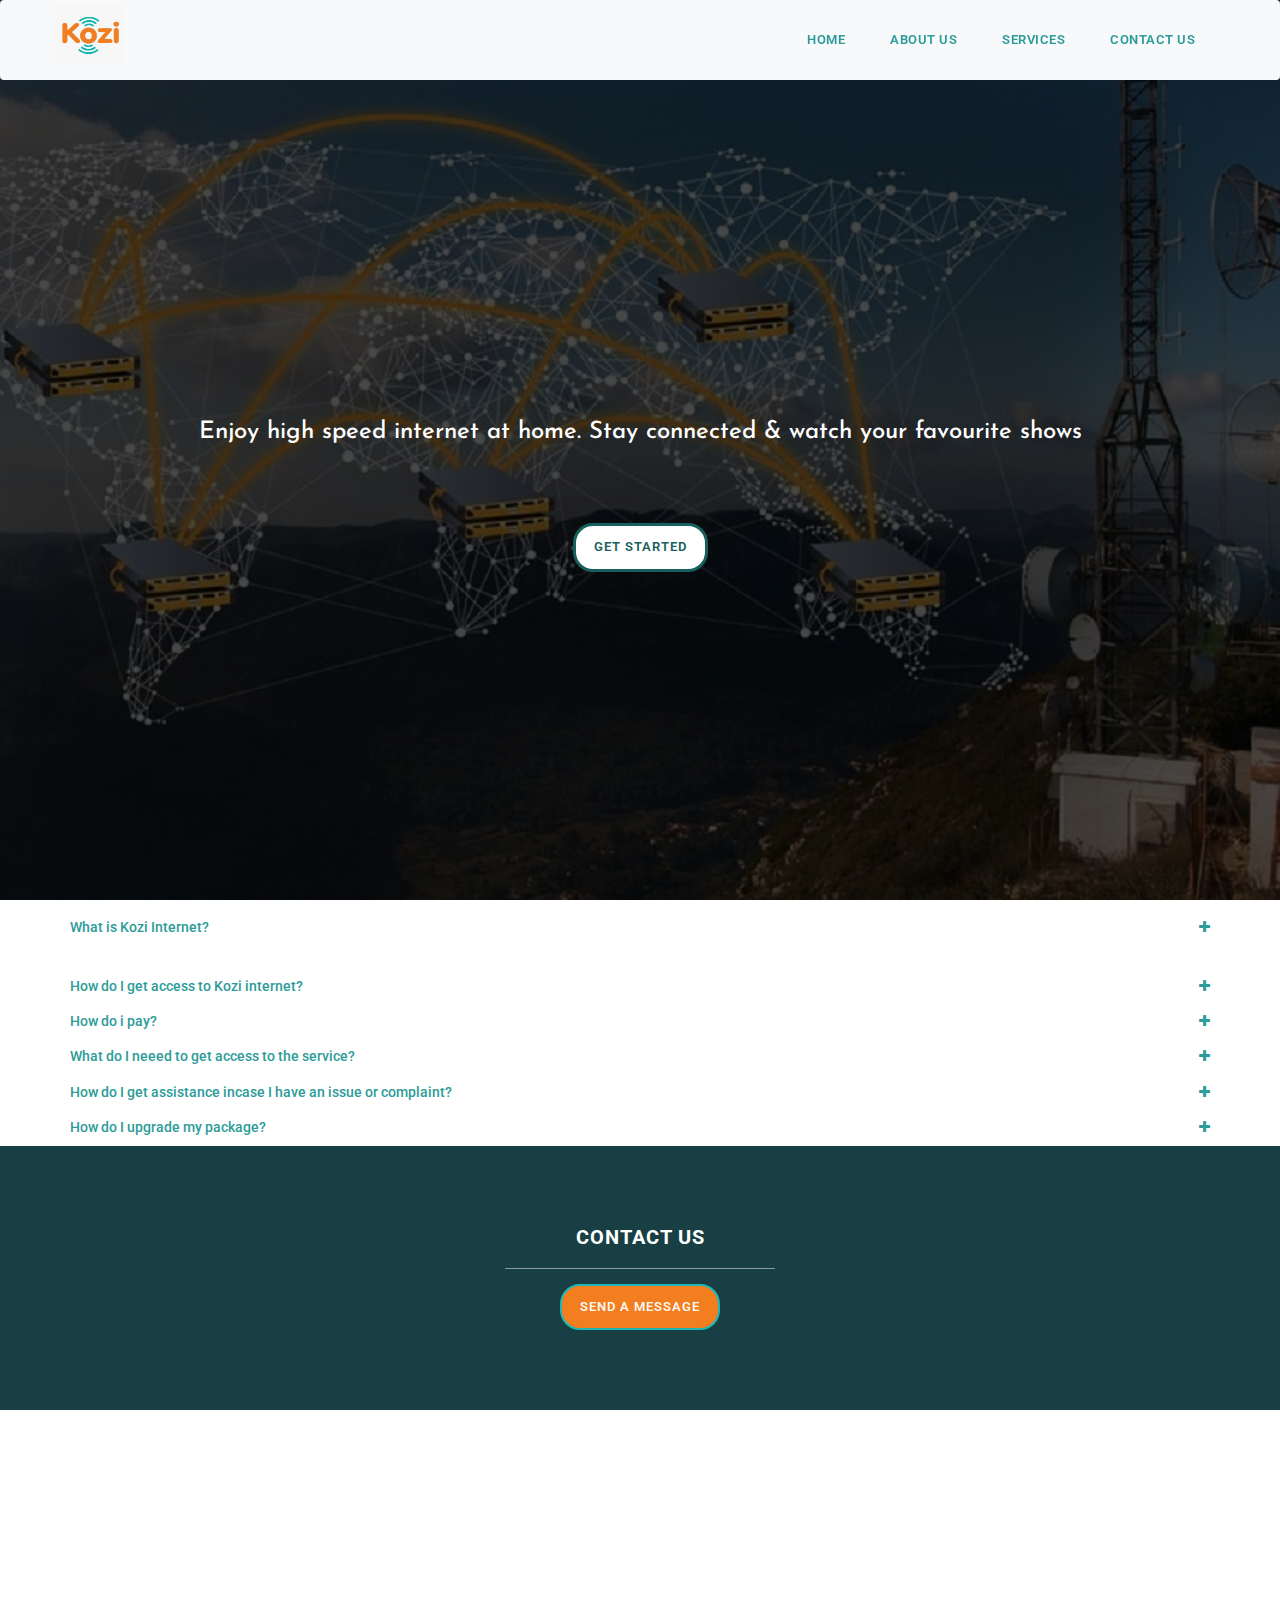
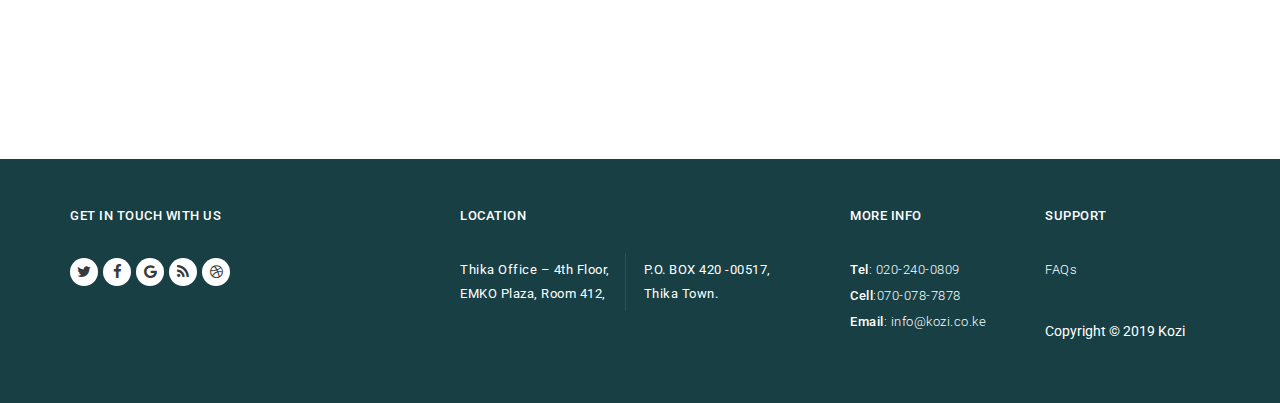
<file: faqs.html>
<!DOCTYPE html>
<html>
    <head>
        <meta charset="utf-8">
        <meta http-equiv="X-UA-Compatible" content="IE=edge,chrome=1">
        <title>Kozi | Official Website</title>
        <meta name="description" content="">
        <meta name="viewport" content="width=device-width, initial-scale=1">
        <link rel="stylesheet" href="https://cdnjs.cloudflare.com/ajax/libs/font-awesome/4.7.0/css/font-awesome.min.css">
        <link href="https://fonts.googleapis.com/css?family=Open+Sans:300,400,600,700,800" rel="stylesheet">
        <link href="https://fonts.googleapis.com/css?family=Roboto:100,300,400,500,700,900" rel="stylesheet">
        <link href="https://fonts.googleapis.com/css?family=Josefin+Sans&display=swap" rel="stylesheet">
        
      

        <link rel="stylesheet" href="css/bootstrap.min.css">
        <link rel="stylesheet" href="css/fontAwesome.css">
        <link rel="stylesheet" href="css/styles.css">
        <link rel="stylesheet" href="css/price.css">

        <script src="js/vendor/modernizr-2.8.3-respond-1.4.2.min.js"></script>
    </head>

<body>
    <div class="header">
        <!-- <div class="container"> -->
            <nav style="background-color: #F8F9FA;" class="navbar navbar-inverse" role="navigation">
                <div class="container">
                    <div class="navbar-header">
                    <button type="button" id="nav-toggle" class="navbar-toggle" data-toggle="collapse" data-target="#main-nav">
                        <span class="sr-only">Toggle navigation</span>
                        <span class="icon-bar"></span>
                        <span class="icon-bar"></span>
                        <span class="icon-bar"></span>
                    </button>
                    <a href="#" class="navbar-brand scroll-top"> <img style="padding-top: 5px;" src="img/logo.jpeg" alt="logo" height="65px" width="70px"> </a>
                </div>
                <!--/.navbar-header-->
                <div id="main-nav" class="collapse navbar-collapse">
                    <ul class="nav navbar-nav"> 
                        <li><a style="color: #2C9C99 !important; font-weight: 600;"  href="#" class="scroll-top">Home</a></li>
                        <li><a style="color: #2C9C99 !important; font-weight: 600;"   href="#" class="scroll-link" data-id="about">About Us</a></li>
                        <li><a style="color: #2C9C99 !important; font-weight: 600;"   href="#" class="scroll-link" data-id="services">Services</a></li>
                        <li><a style="color: #2C9C99 !important; font-weight: 600;"   href="#" class="scroll-link" data-id="contact-us">Contact Us</a></li>
                    </ul>
                </div>
                </div>
                
                <!--/.navbar-collapse-->
            </nav>
            <!--/.navbar-->
        <!-- </div> -->
        <!--/.container-->
    </div>
    <!--/.header-->


    <div class="parallax-content baner-content" id="home">
        <div class="container">
            <div style="padding-top: 50px;" class="text-content">
                <!-- <h2><em>Kozi</em></h2> -->
                <h3 style="color:white; font-family: 'Josefin Sans', sans-serif; padding-bottom:2%; padding-top: 3%; border-radius: 6%;">Enjoy high speed internet at home. Stay connected & watch your favourite shows</h3>
                <br>
                <div class="primary-white-button">
                    <a href="#" class="scroll-link" data-id="about">Get Started</a>
                </div>
            </div>
        </div>
    </div>


    <div class="container">
        <div class="accordion" id="accordionExample">
      <div class="card">
        <div class="card-header" id="headingOne">
          <h2 class="mb-0">
    
              <h5 style="color: rgb(44, 156, 153);" data-toggle="collapse" data-target="#collapseOne" aria-expanded="true" aria-controls="collapseOne">What is Kozi Internet? <i style="float: right;" class="fa fa-plus" aria-hidden="true"></i></h5>
          </h2>
        </div>
    
        <div id="collapseOne" class="collapse show" aria-labelledby="headingOne" data-parent="#accordionExample">
          <div class="card-body">
            <h6>Kozi internet is a flexible service that enables you to get reliable, fast and unlimited internet access from any of your desired location, either home or office.</h6>
    
          </div>
        </div>
      </div>
      <div class="card">
        <div class="card-header" id="headingTwo">
          <h2 class="mb-0">
    
    
          <h5 style="color: rgb(44, 156, 153);" type="link" data-toggle="collapse" data-target="#collapseTwo" aria-expanded="false" aria-controls="collapseTwo"> How do I get access to Kozi internet? <i style="float: right;" class="fa fa-plus" aria-hidden="true"></i></h5>
    
          </h2>
        </div>
        <div id="collapseTwo" class="collapse" aria-labelledby="headingTwo" data-parent="#accordionExample">
          <div class="card-body">
            <h6>Call 0700787878, Our technicians will schedule a survey with you within 24 hours and there after organize for the installation.</h6>
    
          </div>
        </div>
      </div>
      <div class="card">
        <div class="card-header" id="headingThree">
          <h2 class="mb-0">
              <h5 style="color: rgb(44, 156, 153);" type="link" data-toggle="collapse" data-target="#collapseThree" aria-expanded="false" aria-controls="collapseThree"> How do i pay?  <i style="float: right;" class="fa fa-plus" aria-hidden="true"></i> </h5>
    
          </h2>
        </div>
        <div id="collapseThree" class="collapse" aria-labelledby="headingThree" data-parent="#accordionExample">
          <div class="card-body">
            <h6>You can pay using our M-Pesa, to our paybill number 689177</h6>
          </div>
        </div>
      </div>
    
      <div class="card">
        <div class="card-header" id="headingFour">
          <h2 class="mb-0">
              <h5 style="color: rgb(44, 156, 153);" type="link" data-toggle="collapse" data-target="#collapseFour" aria-expanded="false" aria-controls="collapseFour">What do I neeed to get access to the service?  <i style="float: right;" class="fa fa-plus" aria-hidden="true"></i> </h5>
          </h2>
        </div>
        <div id="collapseFour" class="collapse" aria-labelledby="headingFour" data-parent="#accordionExample">
          <div class="card-body">
            <h6>Once you are connected you'll be given a Username and Password. You can use the details to connect  to the internet on any device</h6>
          </div>
        </div>
      </div>
    
      <div class="card">
        <div class="card-header" id="headingFive">
          <h2 class="mb-0">
              <h5 style="color: rgb(44, 156, 153);" type="link" data-toggle="collapse" data-target="#collapseFive" aria-expanded="false" aria-controls="collapseFive">How do I get assistance incase I have an issue or complaint?  <i style="float: right;" class="fa fa-plus" aria-hidden="true"></i> </h5>
          </h2>
        </div>
        <div id="collapseFive" class="collapse" aria-labelledby="headingFive" data-parent="#accordionExample">
          <div class="card-body">
            <h6>For any help Call 0700 78 78 78.</h6>
            <br>
            <h6>The customer care services will be available 24/7</h6>
          </div>
        </div>
      </div>
    
      <div class="card">
        <div class="card-header" id="headingSix">
          <h2 class="mb-0">
              <h5 style="color: rgb(44, 156, 153);" type="link" data-toggle="collapse" data-target="#collapseSix" aria-expanded="false" aria-controls="collapseSix">How do I upgrade my package?  <i style="float: right;" class="fa fa-plus" aria-hidden="true"></i> </h5>
          </h2>
        </div>
        <div id="collapseSix" class="collapse" aria-labelledby="headingSix" data-parent="#accordionExample">
          <div style="text-align: center;" class="card-body">
              <div class="container">
                  <div class="row col-md-6 col-md-offset-2 custyle">
                  <table class="table table-striped custab">
                  <thead>
                  
                      <tr>
                          <th> </th>
                          <th>Package</th>
                          <th>Price</th>
                          <th class="text-center">Contact</th>
                      </tr>
                  </thead>
                          <tr>
                              <td>1</td>
                              <td>1 Mbps</td>
                              <td>KES 2,999</td>
                              <td style="text-align: center;">0700787878</td>
                          </tr>
                          <tr>
                              <td>2</td>
                              <td>2 Mbps</td>
                              <td>KES  4,999</td>
                              <td style="text-align: center;">0700787878</td>            
                          </tr>
                          <tr>
                              <td>3</td>
                              <td>4 mbps</td>
                              <td>KES 10,999</td>
                              <td style="text-align: center;">0700787878</td>
                          </tr>
                          <tr>
                              <td>4</td>
                              <td>6 mbps</td>
                              <td>KES 14,999</td>
                              <td style="text-align: center;">0700787878</td>
                          </tr>
                          <tr>
                              <td>5</td>
                              <td>10 mbps</td>
                              <td>KES 19,999</td>
                              <td style="text-align: center;">0700787878</td>
                          </tr>
                  </table>
                  </div>
              </div>
          </div>
        </div>
      </div>
    
    
    </div>
    
    </div>

    <div id="contact-us">
        <div class="container">
            <div class="row">
                <div class="col-md-12">
                    <div class="section-heading">
                        <h4>Contact Us</h4>
                        <div class="line-dec"></div>
                        <div class="primary-blue-button">
                                <a href="https://mail.google.com/mail/?view=cm&fs=1&to=info@kozi.co.ke">Send a Message</a>
                        </div>
                        
                    </div>
                </div>
            </div>
            
        </div>
    </div>

    <div id="map">
    	<!-- How to change your own map point
            1. Go to Google Maps
            2. Click on your location point
            3. Click "Share" and choose "Embed map" tab
            4. Copy only URL and paste it within the src="" field below
        -->
        <!-- <iframe src="https://www.google.com/maps/embed?pb=!1m18!1m12!1m3!1d3988.782652766198!2d37.065163014449205!3d-1.043029999239163!2m3!1f0!2f0!3f0!3m2!1i1024!2i768!4f13.1!3m3!1m2!1s0x182f4e936774b9c9%3A0x738c43699a54a1e6!2sEmko%20Plaza!5e0!3m2!1sen!2ske!4v1570085050545!5m2!1sen!2ske" width="600" height="450" frameborder="0" style="border:0;" allowfullscreen=""></iframe> -->
        <iframe src="https://www.google.com/maps/embed?pb=!1m18!1m12!1m3!1d3988.782652766198!2d37.065163014449205!3d-1.043029999239163!2m3!1f0!2f0!3f0!3m2!1i1024!2i768!4f13.1!3m3!1m2!1s0x182f4e936774b9c9%3A0x738c43699a54a1e6!2sEmko%20Plaza!5e0!3m2!1sen!2ske!4v1570085050545!5m2!1sen!2ske" width="100%" height="350" frameborder="0" style="border:0" allowfullscreen></iframe>
    </div>

    <footer>
        <div class="container">
            <div class="row">
                <div class="col-md-4 col-sm-12">
                    <div class="logo">
                            <div class="connect-us">
                                <h4>Get in touch with us</h4>
                                <ul>
                                    <li><a href="#"><i class="fa fa-twitter"></i></a></li>
                                    <li><a href="#"><i class="fa fa-facebook"></i></a></li>
                                    <li><a href="#"><i class="fa fa-google"></i></a></li>
                                    <li><a href="#"><i class="fa fa-rss"></i></a></li>
                                    <li><a href="#"><i class="fa fa-dribbble"></i></a></li>
                                </ul>
                            </div>
                        
                    </div>
                </div>
                <div class="col-md-4 col-sm-12">
                    <div class="location">
                        <h4>Location</h4>
                        <ul>

                                <!-- Thika Office – 4th  Floor, <br>
                                EMKO Plaza, Room 412, Garissa Road, Thika Town.<br>
                                Thika, Kenya,  -->
                                
                            <li>Thika Office – 4th  Floor, <br>EMKO Plaza, Room 412,</li>
                            <li> P.O. BOX 420 -00517,<br> Thika Town.</li>
                        </ul>
                    </div>
                </div>
                <div class="col-md-2 col-sm-12">
                    <div class="contact-info">
                        <h4>More Info</h4>
                        <ul>
                                <!-- <li><a href="#">
                                        Tel: 0202400809, <br>
                                        Cell: 0700787878. <br>
                                        Email : info@kozi.co.ke </a></li>
        
                                <li><a href="#">P.O. BOX 420 -00517,</a></li>
                                <li><a href="www.kozi.co.ke"> Web: www.kozi.co.ke </a></li>
         -->                <li><em>Tel</em>: 020-240-0809</li>
                            <li><em>Cell</em>:070-078-7878</li>
                            <li><em>Email</em>:  info@kozi.co.ke</li>
                        </ul>
                    </div>
                </div>
                <div class="col-md-2 col-sm-12">
                        <div class="contact-info">
                                <h4>Support</h4>
                                <ul>
                                    <li>FAQs</li>
                                </ul>
                            </div>
                            <br>
                            <br>
                        <p style="color: white;">Copyright &copy; 2019 Kozi
                      </p>
                </div>
                
            </div>
        </div>
    </footer>

    <script src="https://ajax.googleapis.com/ajax/libs/jquery/1.11.2/jquery.min.js"></script>
    <script>window.jQuery || document.write('<script src="js/vendor/jquery-1.11.2.min.js"><\/script>')</script>

    <script src="js/vendor/bootstrap.min.js"></script>

    <script src="js/plugins.js"></script>
    <script src="js/main.js"></script>

    <script src="http://ajax.googleapis.com/ajax/libs/jquery/1.10.2/jquery.min.js" type="text/javascript"></script>
    <script type="text/javascript">
    $(document).ready(function() {
        // navigation click actions 
        $('.scroll-link').on('click', function(event){
            event.preventDefault();
            var sectionID = $(this).attr("data-id");
            scrollToID('#' + sectionID, 750);
        });
        // scroll to top action
        $('.scroll-top').on('click', function(event) {
            event.preventDefault();
            $('html, body').animate({scrollTop:0}, 'slow');         
        });
        // mobile nav toggle
        $('#nav-toggle').on('click', function (event) {
            event.preventDefault();
            $('#main-nav').toggleClass("open");
        });
    });
    // scroll function
    function scrollToID(id, speed){
        var offSet = 50;
        var targetOffset = $(id).offset().top - offSet;
        var mainNav = $('#main-nav');
        $('html,body').animate({scrollTop:targetOffset}, speed);
        if (mainNav.hasClass("open")) {
            mainNav.css("height", "1px").removeClass("in").addClass("collapse");
            mainNav.removeClass("open");
        }
    }
    if (typeof console === "undefined") {
        console = {
            log: function() { }
        };
    }
    </script>
</body>
</html>
</file>
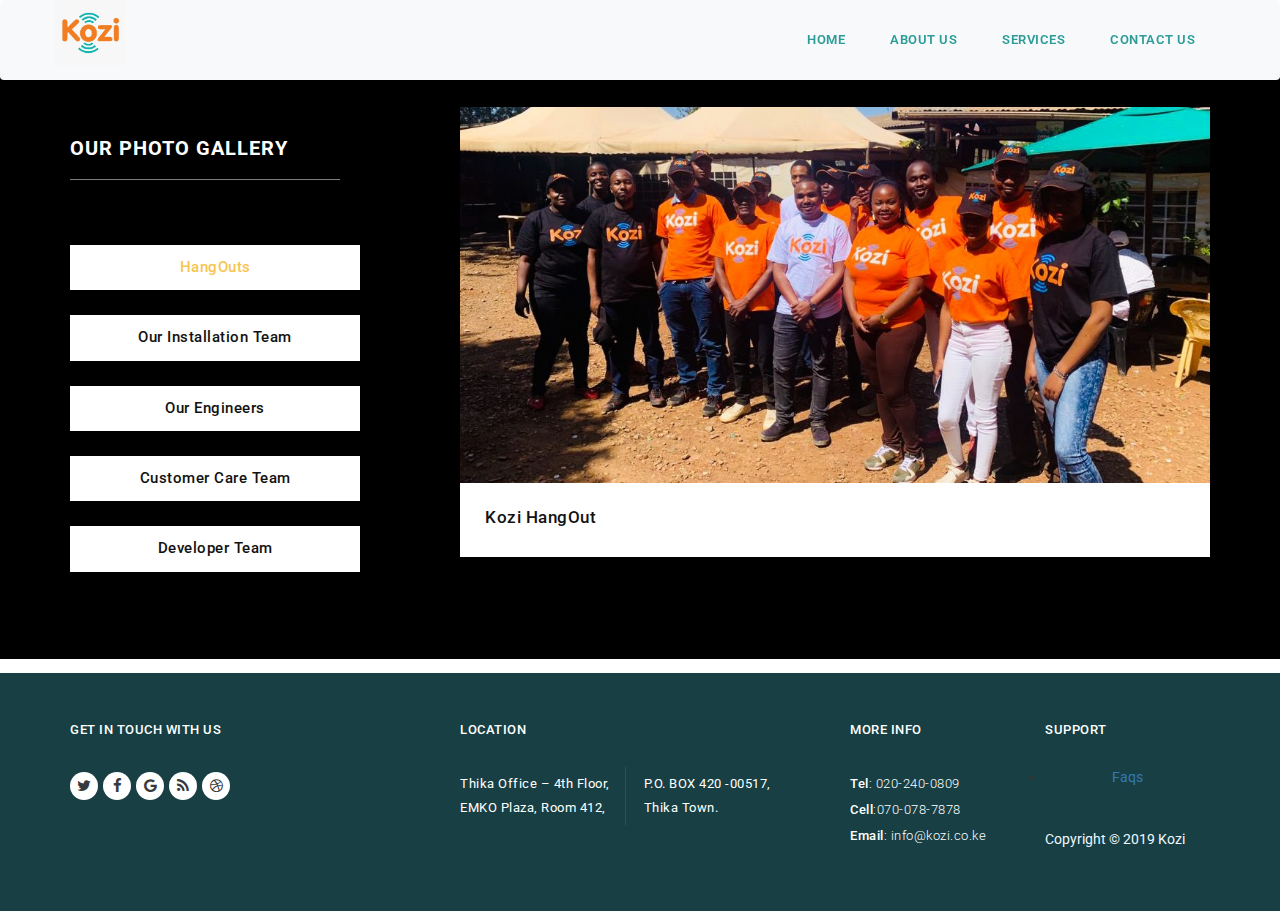
<file: gallery.html>
<!DOCTYPE html>
<html>
    <head>
        <meta charset="utf-8">
        <meta http-equiv="X-UA-Compatible" content="IE=edge,chrome=1">
        <title>Kozi | Official Website</title>
        <meta name="description" content="">
        <meta name="viewport" content="width=device-width, initial-scale=1">
        <link rel="stylesheet" href="https://cdnjs.cloudflare.com/ajax/libs/font-awesome/4.7.0/css/font-awesome.min.css">
        <link href="https://fonts.googleapis.com/css?family=Open+Sans:300,400,600,700,800" rel="stylesheet">
        <link href="https://fonts.googleapis.com/css?family=Roboto:100,300,400,500,700,900" rel="stylesheet">
        <link href="https://fonts.googleapis.com/css?family=Josefin+Sans&display=swap" rel="stylesheet">
        
        <link rel="apple-touch-icon" href="apple-touch-icon.png">

        <link rel="stylesheet" href="css/bootstrap.min.css">
        <link rel="stylesheet" href="css/fontAwesome.css">
        <link rel="stylesheet" href="css/styles.css">
        <link rel="stylesheet" href="css/price.css">

        <script src="js/vendor/modernizr-2.8.3-respond-1.4.2.min.js"></script>
    </head>

<body>
    <div class="header">
        <!-- <div class="container"> -->
            <nav style="background-color: #F8F9FA;" class="navbar navbar-inverse" role="navigation">
                <div class="container">
                    <div class="navbar-header">
                    <button type="button" id="nav-toggle" class="navbar-toggle" data-toggle="collapse" data-target="#main-nav">
                        <span class="sr-only">Toggle navigation</span>
                        <span class="icon-bar"></span>
                        <span class="icon-bar"></span>
                        <span class="icon-bar"></span>
                    </button>
                    <a href="index.html" class="navbar-brand"> <img src="img/logo.jpeg" alt="logo" height="65px" width="70px"> </a>
                </div>
                <!--/.navbar-header-->
                <div id="main-nav" class="collapse navbar-collapse">
                    <ul class="nav navbar-nav">
                        <li><a style="color: #2C9C99 !important; font-weight: 600;"  href="#" class="scroll-top">Home</a></li>
                        <li><a style="color: #2C9C99 !important; font-weight: 600;"   href="#" class="scroll-link" data-id="about">About Us</a></li>
                        <li><a style="color: #2C9C99 !important; font-weight: 600;"   href="#" class="scroll-link" data-id="services">Services</a></li>
                        <li><a style="color: #2C9C99 !important; font-weight: 600;"   href="#" class="scroll-link" data-id="contact-us">Contact Us</a></li>
                    </ul>
                </div>
                </div>
                
                <!--/.navbar-collapse-->
            </nav>
            <!--/.navbar-->
        <!-- </div> -->
        <!--/.container-->
    </div>
    <!--/.header-->

<div style="padding-top: 6%;" class="container-fluid">

</div>
    <div class="tabs-content" id="blog">
        <div class="container">
            <div class="row">
                <div class="wrapper">
                    <div class="col-md-4">
                        <div class="section-heading">
                            <h4>Our Photo Gallery</h4>
                            <div class="line-dec"></div>
                            <!-- <p>Nam vulputate elementum nulla, sit amet congue ipsum malesuada pretium. Vivamus vel gravida quam.</p> -->
                            <ul class="tabs clearfix" data-tabgroup="first-tab-group">
                                <li><a href="#tab0" class="active">HangOuts</a></li>
                                <li><a href="#tab1">Our Installation Team</a></li>
                                <li><a href="#tab2">Our Engineers</a></li>
                                <li><a href="#tab3">Customer Care Team</a></li>
                                <li><a href="#tab4">Developer Team</a></li>
                               
                            </ul>
                        </div>
                    </div>
                    <div class="col-md-8">
                        <section id="first-tab-group" class="tabgroup">
                            <div id="tab0">
                                <img src="images/hangout.jpeg" alt="" width="100%" height="100%">
                                <div class="text-content">
                                    <h4>Kozi HangOut</h4>
                                    <!-- <span><a href="#">E-Commerce</a> / <a href="#">George</a> / <a href="#">14 August 2017</a></span> -->
                                    <!-- <p>Aliquam erat volutpat. Nulla at nunc nec ante rutrum congue id in diam. Nulla at lectus non turpis placerat volutpat lacinia ut mi. Quisque ultricies maximus justo a blandit. Donec sit amet commodo arcu. Sed sit amet iaculis mi, vel fermentum nisi. Morbi dui enim, vestibulum non accumsan ac, tempor non nisl.</p> -->
                                </div>
                            </div>
                            <div id="tab1">
                                <img src="img/blog_item_01.jpg" alt="" width="100%" height="100%">
                                <div class="text-content">
                                    <h4>Nulla eget convallis augue</h4>
                                    <!-- <span><a href="#">Digital Marketing</a> / <a href="#">Honey</a> / <a href="#">26 September 2017</a></span> -->
                                    <!-- <p>Lorem ipsum dolor, sit amet consectetur adipisicing elit. Exercitationem ad dolorem saepe, vitae veritatis quo commodi eius quis laborum provident rerum autem sed totam nulla velit quia debitis. Accusamus, expedita!</p> -->
                                </div>
                            </div>
                            <div id="tab2">
                                <img src="img/blog_item_02.jpg" alt="" width="100%" height="100%">
                                <div class="text-content">
                                    <h4>Quisque ultricies maximus</h4>
                                    <!-- <span><a href="#">Branding</a> / <a href="#">David</a> / <a href="#">14 September 2017</a></span> -->
                                    <!-- <p>Etiam fringilla posuere pretium. Maecenas tempor pellentesque elit in dapibus. Curabitur viverra urna sem, ut sollicitudin sem congue vel. Donec fringilla augue in justo molestie fermentum quis ac mi.</p> -->
                                </div>
                            </div>
                            <div id="tab3">
                                <img src="img/blog_item_03.jpg" alt="" width="100%" height="100%">
                                <div class="text-content">
                                    <h4>Sed vel elit et lorem</h4>
                                    <!-- <span><a href="#">Web Design</a> / <a href="#">William</a> / <a href="#">20 August 2017</a></span> -->
                                    <!-- <p>Vestibulum ante ipsum primis in faucibus orci luctus et ultrices posuere cubilia Curae; Fusce id ipsum porta, dictum sem sed, bibendum quam. Maecenas mattis risus eget orci rhoncus.</p> -->
                                </div>
                            </div>
                            <div id="tab4">
                                <img src="img/blog_item_04.jpg" alt="" width="100%" height="100%">
                                <div class="text-content">
                                    <h4>Vivamus purus neque</h4>
                                    <!-- <span><a href="#">E-Commerce</a> / <a href="#">George</a> / <a href="#">14 August 2017</a></span> -->
                                    <!-- <p>Aliquam erat volutpat. Nulla at nunc nec ante rutrum congue id in diam. Nulla at lectus non turpis placerat volutpat lacinia ut mi. Quisque ultricies maximus justo a blandit. Donec sit amet commodo arcu. Sed sit amet iaculis mi, vel fermentum nisi. Morbi dui enim, vestibulum non accumsan ac, tempor non nisl.</p> -->
                                </div>
                            </div>
                            
                        </section>
                    </div>
                </div>
            </div>
        </div>
    </div>
<br>
    <footer>
        <div class="container">
            <div class="row">
                <div class="col-md-4 col-sm-12">
                    <div class="logo">
                            <div class="connect-us">
                                <h4>Get in touch with us</h4>
                                <ul>
                                    <li><a href="#"><i class="fa fa-twitter"></i></a></li>
                                    <li><a href="#"><i class="fa fa-facebook"></i></a></li>
                                    <li><a href="#"><i class="fa fa-google"></i></a></li>
                                    <li><a href="#"><i class="fa fa-rss"></i></a></li>
                                    <li><a href="#"><i class="fa fa-dribbble"></i></a></li>
                                </ul>
                            </div>
                        
                    </div>
                </div>
                <div class="col-md-4 col-sm-12">
                    <div class="location">
                        <h4>Location</h4>
                        <ul>

                                <!-- Thika Office – 4th  Floor, <br>
                                EMKO Plaza, Room 412, Garissa Road, Thika Town.<br>
                                Thika, Kenya,  -->
                                
                            <li>Thika Office – 4th  Floor, <br>EMKO Plaza, Room 412,</li>
                            <li> P.O. BOX 420 -00517,<br> Thika Town.</li>
                        </ul>
                    </div>
                </div>
                <div class="col-md-2 col-sm-12">
                    <div class="contact-info">
                        <h4>More Info</h4>
                        <ul>
                                <!-- <li><a href="#">
                                        Tel: 0202400809, <br>
                                        Cell: 0700787878. <br>
                                        Email : info@kozi.co.ke </a></li>
        
                                <li><a href="#">P.O. BOX 420 -00517,</a></li>
                                <li><a href="www.kozi.co.ke"> Web: www.kozi.co.ke </a></li>
         -->                <li><em>Tel</em>: 020-240-0809</li>
                            <li><em>Cell</em>:070-078-7878</li>
                            <li><em>Email</em>:  info@kozi.co.ke</li>
                        </ul>
                    </div>
                </div>
                <div class="col-md-2 col-sm-12">
                        <div class="contact-info">
                            <h4>Support</h4>
                            <li style="text-align: center;"><a href="#">Faqs</a></li>
                            <br>
                            <br>
                        </div>
                        <p style="color: aliceblue;">Copyright &copy; 2019 Kozi
                      </p>
                </div>
            </div>
        </div>
    </footer>

    <script src="https://ajax.googleapis.com/ajax/libs/jquery/1.11.2/jquery.min.js"></script>
    <script>window.jQuery || document.write('<script src="js/vendor/jquery-1.11.2.min.js"><\/script>')</script>

    <script src="js/vendor/bootstrap.min.js"></script>

    <script src="js/plugins.js"></script>
    <script src="js/main.js"></script>

    <script src="http://ajax.googleapis.com/ajax/libs/jquery/1.10.2/jquery.min.js" type="text/javascript"></script>
    <script type="text/javascript">
    $(document).ready(function() {
        // navigation click actions 
        $('.scroll-link').on('click', function(event){
            event.preventDefault();
            var sectionID = $(this).attr("data-id");
            scrollToID('#' + sectionID, 750);
        });
        // scroll to top action
        $('.scroll-top').on('click', function(event) {
            event.preventDefault();
            $('html, body').animate({scrollTop:0}, 'slow');         
        });
        // mobile nav toggle
        $('#nav-toggle').on('click', function (event) {
            event.preventDefault();
            $('#main-nav').toggleClass("open");
        });
    });
    // scroll function
    function scrollToID(id, speed){
        var offSet = 50;
        var targetOffset = $(id).offset().top - offSet;
        var mainNav = $('#main-nav');
        $('html,body').animate({scrollTop:targetOffset}, speed);
        if (mainNav.hasClass("open")) {
            mainNav.css("height", "1px").removeClass("in").addClass("collapse");
            mainNav.removeClass("open");
        }
    }
    if (typeof console === "undefined") {
        console = {
            log: function() { }
        };
    }
    </script>
</body>
</html>
</file>
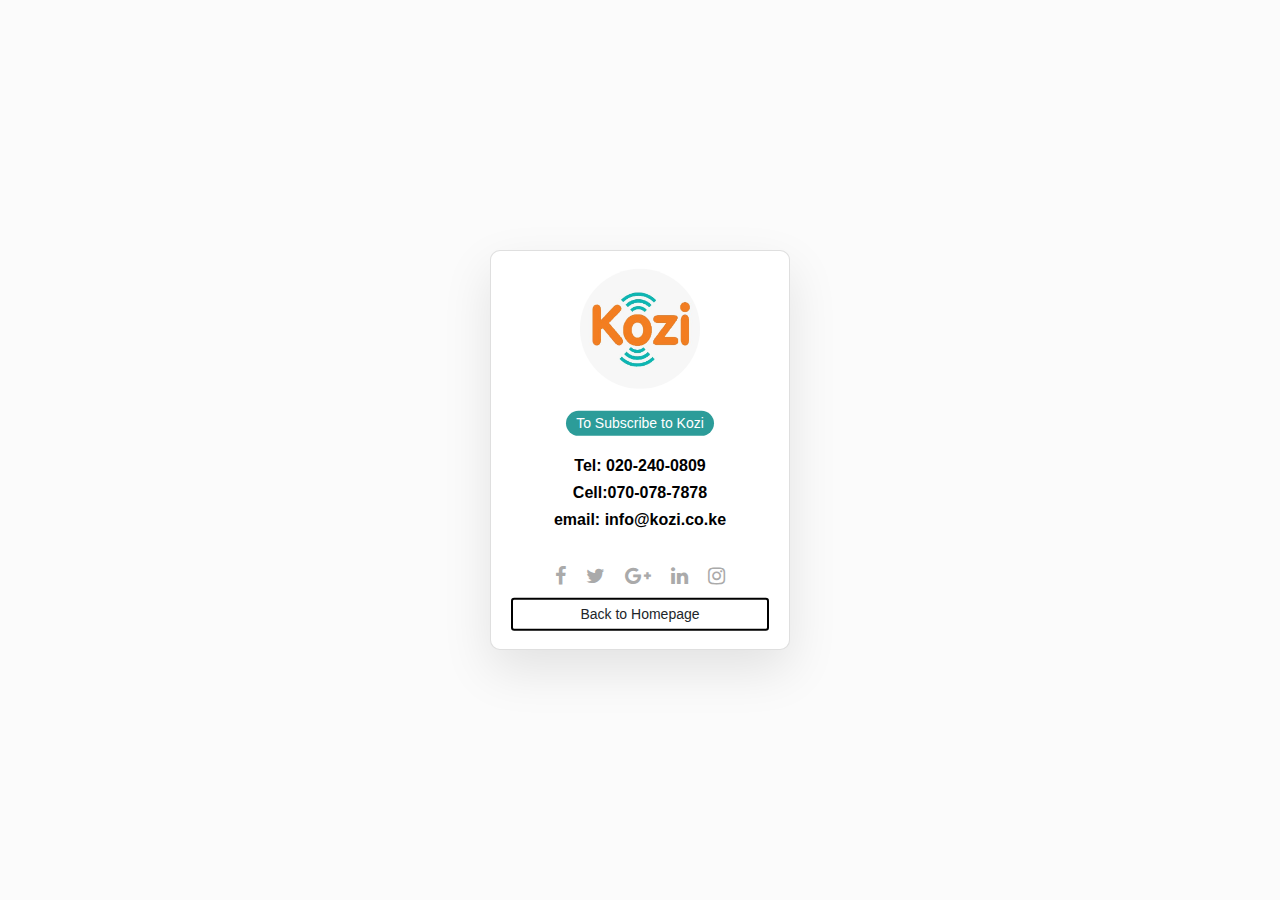
<file: subscribe.html>
<!DOCTYPE html>
<html>
    <head>
        <meta charset="utf-8">
        <meta http-equiv="X-UA-Compatible" content="IE=edge,chrome=1">
        <title>Kozi | Official Website</title>
        <meta name="description" content="">
        <meta name="viewport" content="width=device-width, initial-scale=1">
        <link rel="stylesheet" href="https://stackpath.bootstrapcdn.com/bootstrap/4.3.1/css/bootstrap.min.css" integrity="sha384-ggOyR0iXCbMQv3Xipma34MD+dH/1fQ784/j6cY/iJTQUOhcWr7x9JvoRxT2MZw1T" crossorigin="anonymous">   
        <link rel="stylesheet" href="https://cdnjs.cloudflare.com/ajax/libs/font-awesome/4.7.0/css/font-awesome.min.css">   
        <link rel="stylesheet" href="css/sub.css">

    </head>

<body>
   <div class="container">
        <div class="card">
            <div class="box">
                <div class="img">
                    <img src="img/logo.jpeg">
                </div>
                <h2><span> To Subscribe to Kozi </span></h2>
                    <h6 style="color: black; font-weight: 600;">Tel: 020-240-0809</h6>
                    <h6 style="color: black; font-weight: 600;">Cell:070-078-7878</h6>
                    <h6 style="color: black; font-weight: 600;">email: info@kozi.co.ke</h6>
                    <br>
                <span>
                    <ul>
                        <li><a href="#"><i class="fa fa-facebook" aria-hidden="true"></i></a></li>
                        <li><a href="#"><i class="fa fa-twitter" aria-hidden="true"></i></a></li>
                        <li><a href="#"><i class="fa fa-google-plus" aria-hidden="true"></i></a></li>
                        <li><a href="#"><i class="fa fa-linkedin" aria-hidden="true"></i></a></li>
                        <li><a href="#"><i class="fa fa-instagram" aria-hidden="true"></i></a></li>
                    </ul>
                </span>
                 <a style="color: black; font-weight: 600;" class="link" href="index.html"><button style="border: 2px solid black;" type="button" class="btn btn btn-sm btn-block">Back to Homepage</button></a> 
            </div>
        </div>
   </div>
</body>
</html>
</file>
<file: css/styles.css>
* {
    margin: 0;
    padding: 0;
    font-family: 'Roboto', arial, sans-serif;
}

body {
	overflow-x: hidden;
}

ul {
	list-style: none;
	margin: 0px;
}

p {
	color: #7a7a7a;
	font-size: 14px;
	line-height: 24px;
}

.parallax-content {
  width: 100%;
  min-height: 100vh;
  background-size: cover;
}

.primary-white-button a {
	display: inline-block;
	background-color: #fff;
	font-size: 13px;

	padding: 12px 18px;
	color: #175F5D;
	border: 3px solid #175F5D;
	font-weight: 600;
	letter-spacing: 1px;
	text-transform: uppercase;
	text-decoration: none;
	border-radius: 20px;
}

.primary-blue-button a {
	display: inline-block;
	background-color: #F37E20;
	font-size: 13px;
	padding: 12px 18px;
	color: #fff;
	font-weight: 500;
	letter-spacing: 1px;
	text-transform: uppercase;
	text-decoration: none;
	border: 2px solid #20B7B7;
	border-radius: 20px;
}

.pop-button h4 {
	display: inline-block;
	background-color: #33c1cf;
	font-size: 13px!important;
	padding: 12px 18px;
	color: #fff;
	font-weight: 400!important;
	letter-spacing: 1px;
	text-transform: uppercase;
	text-decoration: none;
	border-radius: 20px;
	cursor: pointer;
}


.header {
    position: fixed;
    top: 0;
    left: 0;
    width: 100%;
    padding: 0;
    z-index: 10000;
    transition: all 0.2s ease-in-out;
    height: 80px;
    background-color:transparent;  
    
    text-align: center;
    line-height: 40px;
}

.navbar-inverse .navbar-brand, .navbar-inverse .navbar-nav>li>a {
    text-shadow: none;
}

.navbar-brand {
	line-height: 80px;
	padding: 0px;
}

.navbar-nav>li>a {
	color: #fff!important;
	font-size: 13px;
	font-weight: 300;
	text-transform: uppercase;
	text-shadow: none;
	line-height: 80px;
	padding: 0px;
	letter-spacing: 0.5px;
}

.navbar-nav>li {
	margin-left: 45px;
}

.header.active .navbar-nav>li>a {
	font-family: 'Open Sans', arial, sans-serif;
	font-size: 13px;
	font-weight: 300;
	letter-spacing: 0.5px;
	text-transform: uppercase;
	text-shadow: none;
	color: #121212!important;
}

.header.active {
    background-color: rgba(250, 250, 250, 0.98);
    -webkit-box-shadow: 0 1px 5px rgba(0, 0, 0, 0.25);
    -moz-box-shadow: 0 1px 5px rgba(0, 0, 0, 0.25);
    box-shadow: 0 1px 5px rgba(0, 0, 0, 0.25);
}
.navbar-brand {
	font-family: 'Open Sans', sans-serif;
	font-size: 25px;
	text-transform: uppercase;
	color: #fff!important;
	transition: all 0.5s;
	 
}
.navbar-brand em {
	font-style: normal;
	color: #f7c552;
	font-size: 32px;
}
.header.active .navbar-brand {
	color: #121212!important;
}
.header .navbar-brand {
    font-weight: 800;
}
.navbar-inverse {
	background-image: none;
	background-color: transparent;
}
.header .navbar {
    margin: 0;
    border: none;
}
.page-section {
    padding: 80px 0;
}
.navbar-inverse .navbar-toggle {
	margin-top: 22px;
    border-color: #f7c552;
    background-color: #F37E20;
}
.navbar-inverse .navbar-toggle:hover, .navbar-inverse .navbar-toggle:focus {
	background-color: #F37E20;
}
bootstrap.min.css:5
.navbar-toggle {
    position: relative;
    float: right;
    padding: 9px 10px;
    margin-top: 15px!important;
    margin-right: 15px;
    margin-bottom: 8px;
    background-color: transparent;
    background-image: none;
    border: 1px solid transparent;
    border-radius: 4px;
}
@media (min-width: 768px) {
    .header .navbar-brand {
        padding-left: 0;
    }
    .navbar-nav {
        float: right;
    }
}
@media (max-width: 480px) {
    .page-section h1 {
        font-size: 3em;
    }
    .page-section h2 {
        font-size: 2em;
    }
    .page-section p {
        font-size: 1em;
        margin: 0 0 20px;
    }
}

.parallax-content {
  width: 100%;
  min-height: 100vh;
  background-size: cover;
}

#euphoria{
	background-color: #173f44;
	/* background-image: url(https://encrypted-tbn0.gstatic.com/images?q=tbn%3AANd9GcTIYp3jqH0XLQQq4JM4UR3ogN_2tb89dpC_uyq5l7no1R3Bwlbr); */
	background-repeat: no-repeat;
	background-size: cover;
	padding: 5%;
	margin: 0;
}

.baner-content {
	width: 100%;
	background-size: cover !important;
  	padding-top: 35vh;
	text-align: center;
	background-position: center !important;
	background-repeat: no-repeat !important;
	/* background-color: rgba(0, 0, 0, 0.925); */
	background:linear-gradient( rgba(0, 0, 0, 0.714) 100%, rgba(0, 0, 0, 0.754)100%),url("../img/ban.jpg");

  	/* background-image: url(../img/ban.jpg); */
  	 
}

.baner-content .text-content {
	text-align: center;
}

.baner-content .text-content h2 {
	font-size: 36px;
	font-weight: 400;
	color: #fff;
}

.baner-content .text-content h2 span {
	font-weight: 700;
	color: #33c1cf!important;
}

.baner-content .text-content h2 em {
	font-style: normal;
	font-weight: 700;
	color: #f89624!important;
}

.baner-content .text-content p {
	color: #fff;
	font-size: 14px;
	line-height: 24px;
	padding: 0px 25%;
}

.baner-content .text-content .primary-white-button {
	margin-top: 25px;
}


#about {
	padding: 50px 0px;
	/* background-image: url(../img/about-bg.jpg); */
	/* background:linear-gradient( rgba(161, 128, 128, 0.5) 100%, rgba(0, 0, 0, 0.5)100%),url("https://encrypted-tbn0.gstatic.com/images?q=tbn%3AANd9GcQvd5jpF49ytLtJSXRaPm0cYdzTQoJf5sAwvvWQ6JbIPt4shdOy"); */
	background-repeat: no-repeat;
	background-size: cover;
	background-attachment: fixed;
}

#about .service-item {
	text-align: center;
}

#about .service-item .icon {
	width: 110px;
	height: 110px;
	display: inline-block;
	text-align: center;
	line-height: 104px;
	border: 3px solid #fff;
	border-radius: 50%;
	background-color: #F37E20;
}

#about .service-item h4 {
	margin-bottom: 30px;
	margin-top: 45px;
	font-size: 17px;
	font-weight: 500;
	color: #fff;
	letter-spacing: 1px;
}

#about .service-item .line-dec {
	width: 100%;
	height: 1px;
	background-color: rgba(250, 250, 250, 0.5);
}

#about .service-item p {
	color: #fff;
	margin-top: 30px;
}

#about .service-item .primary-blue-button {
	margin-top: 35px;
}


.projects-holder .mix {
  display: none;
}

.projects-holder {
	padding: 30px 15px 0px 15px;
}

.filter-categories {;
  margin-top: 60px;
}

.filter-categories ul li {
  margin: 0px 10px 15px 0px;
  display: block;
}

.filter-categories ul li span {
  cursor: pointer;
  color: #fff;
  display: inline-block;
  font-size: 15px;
  text-transform: capitalize;
  font-weight: 500;
  left: 0.5px;
}

.filter-categories ul li.active span {
  color: #f7c552;
}

#portoflio .page-section {
	padding: 0px;
}

#portfolio .section-heading {
	padding-top: 200px;
	padding-bottom: 200px;
	background-color: #33c1cf;
	height: 732px;
	margin-left: -100vh;
	padding-left: 100vh;
}

#portfolio .project-item {
	margin: 0px -16px;
}

#portfolio .section-heading h4 {
	margin-top: 0px;
	font-size: 20px;
	text-transform: uppercase;
	font-weight: 700;
	color: #fff;
	letter-spacing: 1px;
}

#portfolio .section-heading .line-dec {
	width: 270px;
	height: 1px;
	background-color: rgba(250, 250, 250, 0.5);
	margin: 20px 0px 15px 0px;
}

#portfolio .section-heading p {
	color: #fff;
	padding-right: 70px;
}


#testimonial {
	background-color: #f7c552;
	text-align: center;
	padding: 100px 0px;
}

#testimonial .testimonials-item h4 {
	color: #fff;
	font-size: 17px;
	font-weight: 500;
	letter-spacing: 0.5px;
	margin-top: 30px;
	margin-bottom: 5px;
}

#testimonial .testimonials-item span {
	font-size: 13px;
	color: #fff;
	letter-spacing: 0.5px;
}

#testimonial .testimonials-item p {
	font-size: 16px;
	color: #9a9a9a;
	font-style: italic;
	font-weight: 300;
	background-color: #fff;
	padding: 30px;
	border-radius: 5px;	
}

.owl-pagination {
  margin-top: 20px;
  opacity: 1;
  display: inline-block;
}

.owl-page span {
  display: block;
  width: 8px;
  height: 8px;
  margin: 0px 5px;
  filter: alpha(opacity=50);
  opacity: 0.5;
  -webkit-border-radius: 20px;
  -moz-border-radius: 20px;
  border-radius: 20px;
  background: #fff;
}




#blog {
	background-color: black;
	/* background-image: url(../img/blog-bg.jpg); */
	background-repeat: no-repeat;
	background-size: cover;
	background-attachment: fixed;
}

#blog .section-heading {
	text-align: left;
	padding-top: 60px;
	padding-bottom: 60px;
	background-color: rgba(0, 0, 0, 0.5);
	height: 582px;
	margin-left: -100vh;
	padding-left: 100vh;
	overflow: hidden!important;
}

#blog .section-heading h4 {
	margin-top: 0px;
	font-size: 20px;
	text-transform: uppercase;
	font-weight: 700;
	color: #fff;
	letter-spacing: 1px;
}

#blog .section-heading .line-dec {
	width: 270px;
	height: 1px;
	background-color: rgba(250, 250, 250, 0.5);
	margin: 20px 0 15px 0;
}

#blog .section-heading p {
	color: #fff;
	padding-right: 70px;
}

.wrapper {
  text-align: center;
}

.tabs {
  list-style: none;
  margin-top: 40px;
  padding-right: 70px;
}

.tabs li {
  display: block;
  text-align: center;
  margin: 25px 0px;
}

.tabs a {
  display:block;
  text-align:center;
  text-decoration:none;
  text-transform:capitalize;
  letter-spacing: 0.5px;
  color:#121212;
  font-size: 15px;
  font-weight: 500;
  padding: 12px 12px;
  background-color: #fff;
}

.tabs a:hover {
  color: #f7c552;
}

.tabs .active {
  color: #f7c552;
}
#first-tab-group {
	margin-top: 30px;
	margin-bottom: 15px;
}
.tabgroup .text-content	 {
  background-color: #fff;
  color: #fff;
  padding: 25px;
  text-align: left;
}
.tabgroup .text-content h4 {
	font-size: 17px;
	font-weight: 500;
	letter-spacing: 0.5px;
	color: #121212;
	margin-top: 0px;
	margin-bottom: 5px;
}
.tabgroup .text-content span {
	font-size: 13px;
	color: #33c1cf;
}
.tabgroup .text-content a {
	font-size: 13px;
	color: #33c1cf;
	text-decoration: none;
}
.tabgroup .text-content p {
	margin-top: 10px;
}

.clearfix:after {
  content:"";
  display:table;
  clear:both;
}

#contact-us {
	background-color: #173f44;
	text-align: center;
	padding: 80px 0px;
}

#contact-us .section-heading h4 {
	margin-top: 0px;
	font-size: 20px;
	text-transform: uppercase;
	font-weight: 700;
	color: #fff;
	letter-spacing: 1px;
}

#contact-us .section-heading .line-dec {
	width: 270px;
	height: 1px;
	background-color: rgba(250, 250, 250, 0.5);
	margin: 20px auto 15px auto;
}

#contact-us .section-heading p {
	color: #fff;
	padding: 0px 33%;
}

#contact-us .pop-button {
	margin-top: 30px;
}

#contact input {
  border-radius: 0px;
  padding-left: 15px;
  font-size: 13px;
  color: #232323;
  background-color: rgba(250, 250, 250, 1);
  outline: none;
  border: none;
  box-shadow: none;
  line-height: 50px;
  height: 50px;
  width: 100%;
  margin-bottom: 30px;
}

#contact textarea {
  border-radius: 0px;
  padding-left: 15px;
  padding-top: 10px;
  font-size: 13px;
  color: #232323;
  background-color: rgba(250, 250, 250, 1);
  outline: none;
  border: none;
  box-shadow: none;
  height: 165px;
  max-height: 220px;
  width: 100%;
  margin-bottom: 25px;
}

#contact button {
  display: inline-block;
	background-color: #f7c552;
	font-size: 13px;
	padding: 12px 18px;
	color: #fff;
	font-weight: 500;
	letter-spacing: 1px;
	text-transform: uppercase;
	text-decoration: none;
	border-radius: 20px;
}


.pop #contact {
	z-index: 99999;
	position: fixed;
	top: 25%;
	left: 20%;
	right: 20%;
}

.pop {
	z-index: 99999;
	text-align: center;
	padding: 30px;
    display:none;
    position:fixed;
    width: 100%;
    top:0;
    left:0;
    height: 100%;
    background-color: rgba(0, 0, 0, 0.9);
    box-shadow: 0px 0px 15px;
}

.pop span {
	z-index: 999;
	position: relative;
	margin-bottom: 20px;
	cursor: pointer;
	width: 44px;
	height: 44px;
	display: inline-block;
	line-height: 44px;
	color: #fff;
	text-align: center;
	background-color: #33c1cf;
}

.pop span:hover {
	background-color: #596065;
	transition: all 0.5s;
}




footer {
	margin-top: -6px;
	background-color: #173f44;
	padding: 50px 0px;
}
footer .logo em {
	font-style: normal;
	font-size: 28px;
	color: #f752cb;
}
footer .logo-ft {
	display: inline-block;
	margin-top: 15px;
	text-decoration: none;
	color: #fff !important;
	font-size: 21px;
	font-weight: 900;
	text-transform: uppercase;
	text-shadow: none;
	letter-spacing: 1px;
}

footer .logo p {
	font-weight: 300;
	font-size: 12px;
	color: #fff;
	margin-bottom: -10px;
	letter-spacing: 0.5px;
}

footer .logo span {
	font-weight: 600;
	color: #f7c552;
}

footer .logo a {
	color: #FFF;
}

footer .logo a:hover {
	color: pink;
}

footer .location h4 {
	margin-top: 0px;
	font-size: 13px;
	font-weight: 500;
	color: #fff;
	text-transform: uppercase;
	letter-spacing: 0.5px;
	margin-bottom: 30px;
}

footer .location ul li {
	font-size: 13px;
	color: #fff;
	display: inline-block;
	line-height: 24px;
	letter-spacing: 0.5px;
	padding-top: 5px;
	padding-bottom: 5px;
}

footer .location ul li:first-child {
	margin-right: 15px;
	padding-right: 15px;
	border-right: 1px solid rgba(250, 250, 250, 0.1);
}

footer .contact-info h4 {
	margin-top: 0px;
	font-size: 13px;
	font-weight: 500;
	color: #fff;
	text-transform: uppercase;
	letter-spacing: 0.5px;
	margin-bottom: 30px;
}

footer .contact-info ul li {
	font-size: 13px;
	color: #fff;
	display: inline-block;
	line-height: 24px;
	letter-spacing: 0.5px;
	padding-top: 5px;
	padding-bottom: 5px;
	font-weight: 300;
	margin-bottom: -15px;
}

footer .contact-info ul li em {
	font-style: normal;
	font-weight: 500;
}

footer .connect-us h4 {
	margin-top: 0px;
	font-size: 13px;
	font-weight: 500;
	color: #fff;
	text-transform: uppercase;
	letter-spacing: 0.5px;
	margin-bottom: 35px;
}

footer .connect-us ul li {
	display: inline-block;
	margin-right: 2px;
}

footer .connect-us ul li a {
	display: inline-block;
	width: 28px;
	height: 28px;
	line-height: 28px;
	text-align: center;
	background-color: #fff;
	border-radius: 50%;
	color: #373a3c;
	font-size: 15px;
	transition: all 0.3s;
}
footer .connect-us ul li a:hover {
	background-color: black;
}


/* RESPONSIVE */

@media (max-width: 991px){

	.baner-content .text-content p {
		padding: 0px 15%;
	}


	#about .service-item {
		margin-bottom: 80px;
	} 

	#portfolio .section-heading {
		text-align: center;
		padding-top: 100px;
		padding-bottom: 100px;
		background-color: #33c1cf;
		height: 505px;
		margin-left: -15px;
		padding-left: 0vh;
		margin-right: -15px;
		padding-right: 0vh;
		overflow: hidden;
	}

	#portfolio .section-heading .line-dec {
		margin: 20px auto 15px auto;
	}

	#portfolio .section-heading p {
		padding: 0px 20px;
	}

	.projects-holder {
		text-align: center;
		padding: 15px 0px;
	}

	#portfolio .project-item {
		margin: 15px 0px;
	}

	#blog .section-heading {
		text-align: center;
		padding-top: 100px;
		padding-bottom: 100px;
		background-color: rgba(0, 0, 0, 0.5);
		margin-left: -15px;
		padding-left: 0vh;
		margin-right: -15px;
		padding-right: 0vh;
		overflow: hidden!important;
	}

	#blog .section-heading .line-dec {
		margin: 20px auto 15px auto;
	}

	#blog .section-heading p {
		padding: 0px 30px;
	}

	.tabs {
		padding: 0px 45px;
	}

	#first-tab-group {
		margin-bottom: 30px;
	}

	#contact-us .section-heading p {
		padding: 0px 10%;
	}

	footer {
		text-align: center;
	}

	footer .logo {
		margin-bottom: 30px;
		padding-bottom: 30px;
		border-bottom: 1px solid rgba(250, 250, 250, 0.1);
	}

	footer .location {
		margin-bottom: 30px;
		padding-bottom: 30px;
		border-bottom: 1px solid rgba(250, 250, 250, 0.1);
	}

	footer .contact-info {
		margin-bottom: 30px;
		padding-bottom: 30px;
		border-bottom: 1px solid rgba(250, 250, 250, 0.1);
	}

	footer .contact-info ul li {
		margin-right: 10px;
		margin-left: 10px;
	}

}

@media (max-width: 768px){
	.baner-content .text-content p {
		padding: 0px 10%;
	}
	#main-nav {
		margin-left: -15px;
		margin-right: -15px;
		border-top: none;
		margin-top: 15px;
		background-color: rgba(250, 250, 250, 0.95);
	}

	.navbar-nav {
		margin-top: 0px;
		margin-bottom: 0px;
	}

	.navbar-inverse .navbar-nav>li {
		margin-left: 0px;
		border-bottom: 1px solid rgba(0, 0, 0, 0.1);
	}

	.navbar-inverse .navbar-nav>li:last-child {
		border-bottom: none;
	}


	.navbar-inverse .navbar-nav>li>a {
		font-family: 'Roboto', sans-serif!important;
		line-height: 55px;
		color: #343434!important;
	}

}

@media (max-width: 385px){

	footer .location ul li {
		display: block;
	}

	footer .location ul li:first-child {
		margin-right: 0px;
		padding-right: 0px;
		border-right: none;
	}

}
</file>
<file: css/price.css>
.row-flex {
    display: flex;
    flex-wrap: wrap;
    -webkit-flex-wrap: wrap;
    -ms-flex-wrap: wrap;
    -moz-flex-wrap: wrap;
}

.price-table {
    max-width: 400px;
    min-height: 320px;
    background-color: #fff;
    border-radius: 0 0 0 25px;
    border: 1px solid #ccc;
    box-shadow: 5px 5px 8px #ccc;
    display: block;
    margin: 10px auto;
    padding: 0 0 8px 0;
    text-align: center;
}

.price-table span {
    display: block;
}

.price-table span:first-child {
    padding: 16px 0 0 0;
    font-size: 2em;
    text-transform: uppercase;
    font-weight: bold;
}

.price-table span:nth-child(2) {
    padding: 0 0 16px 0;
}

.price-table span:nth-child(3) {
    padding: 8px 0;
    font-weight: bold;
    font-size: 1.2em;
}

.price-table > ul {
    list-style: none;
    display: block;
    padding: 0;
    margin: 0;
}

.price-table > ul > li {
    display: block;
    padding: 8px 0;
}

.price-table > ul > li:first-child {
    border-top: 1px solid #ccc;
}

.price-table > ul > li {
    border-bottom: 1px solid #ccc;
}

.price-table a,
.price-table a:active,
.price-table a:focus,
.price-table a:hover,
.price-table a:visited {
    text-transform: uppercase;
    display: inline-block;
    padding: 8px 16px;
    text-decoration: none;
    font-weight: bold;
    transition-duration: .2s;
}

/* Colors */
.pt-bg-black span:first-child {
    background-image: linear-gradient(to bottom right, rgb(7, 184, 178), rgb(243, 149, 77));
    color: #fcfcfc;
}

.pt-bg-black span:nth-child(2) {
    background-color: #212121;
    color: #D5D8DC;
}

.pt-bg-black a {
    border: 3px solid #09B7B5;
    color: #09B7B5;
    margin-top: 17px;
}

.pt-bg-black a:hover {
    border: 3px solid rgba(250, 141, 58, 0.795);
    background-color: rgb(7, 184, 178);
    color: #fff;
} /* End Color Black */

.pt-bg-green span:first-child {
    background-image: linear-gradient(to bottom right, rgb(7, 184, 178), rgb(243, 149, 77));

    color: #fcfcfc;
}

.pt-bg-green span:nth-child(2) {
    background-color: rgba(250, 141, 58, 0.795);
    color: #D5D8DC;
}

.pt-bg-green a {
    border: 3px solid rgb(7, 184, 178);
    color: rgb(7, 184, 178);
    margin-top: 17px;
}

.pt-bg-green a:hover {
    border: 3px solid rgba(250, 141, 58, 0.795);
    background-color: rgb(7, 184, 178);
    color: #fff;
} /* End Color Green */

.pt-bg-red span:first-child {
    background-image: linear-gradient(to bottom right, rgb(7, 184, 178), rgb(243, 149, 77));
    color: #fcfcfc;
}

.pt-bg-red span:nth-child(2) {
    background-color: #09B7B5;
    color: #D5D8DC;
}

.pt-bg-red a {
    border: 3px solid #09B7B5;
    color: #09B7B5;
    margin-top: 17px;
}

.pt-bg-red a:hover {
    border: 3px solid rgba(250, 141, 58, 0.795);
    background-color: rgb(7, 184, 178);
    color: #fff;
} /* End Color Red */

.pt-bg-blue span:first-child {
    background-image: linear-gradient(to bottom right, rgb(7, 184, 178), rgb(243, 149, 77));
    color: #fcfcfc;
}

.pt-bg-blue span:nth-child(2) {
    background-color: #2980B9;
    color: #D5D8DC;
}

.pt-bg-blue a {
    border: 3px solid #09B7B5;
    color: #09B7B5;
    margin-top: 17px;
}

.pt-bg-blue a:hover {
    border: 3px solid rgba(250, 141, 58, 0.795);
    background-color: rgb(7, 184, 178);
    color: #fff;
}
</file>
<file: css/sub.css>
body {
    margin:0;
    padding:0;
    font-family:sans-serif;
    background:#fbfbfb;
}
.card {
    position:absolute;
    top:50%;
    left:50%;
    transform:translate(-50%,-50%);
    width:300px;
    min-height:400px;
    background:#fff;
    box-shadow:0 20px 50px rgba(0,0,0,.1);
    border-radius:10px;
    transition:0.5s;
}
.card:hover {
    box-shadow:0 30px 70px rgba(0,0,0,.2);
}
.card .box {
    position:absolute;
    top:50%;
    left:0;
    transform:translateY(-50%);
    text-align:center;
    padding:20px;
    box-sizing:border-box;
    width:100%;
}
.card .box .img {
    width:120px;
    height:120px;
    margin:0 auto;
    border-radius:50%;
    overflow:hidden;
}
.card .box .img img {
    width:100%;
    height:100%;
}
.card .box h2 {
    font-size:20px;
    color:#262626;
    margin:20px auto;
}
.card .box h2 span {
    font-size:14px;
    background:rgb(44, 156, 153);
    color:#fff;
    display:inline-block;
    padding:4px 10px;
    border-radius:15px;
}
.card .box p {
    color:#262626;
}
.card .box span {
    display:inline-flex;
}
.card .box ul {
    margin:0;
    padding:0;
}
.card .box ul li {
    list-style:none;
    float:left;
}
.card .box ul li a {
    display:block;
    color:#aaa;
    margin:0 10px;
    font-size:20px;
    transition:0.5s;
    text-align:center;
}
.card .box ul li:hover a {
    color:#F47D1F;
    transform:rotateY(360deg);
}


.contact-info ul li {
	font-size: 13px;
	color: black;
	display: inline-block;
	line-height: 24px;
	letter-spacing: 0.5px;
	padding-top: 5px;
	padding-bottom: 5px;
	font-weight: 300;
	margin-bottom: -15px;
}

.contact-info ul li em {
	font-style: normal;
	font-weight: 500;
}
</file>
